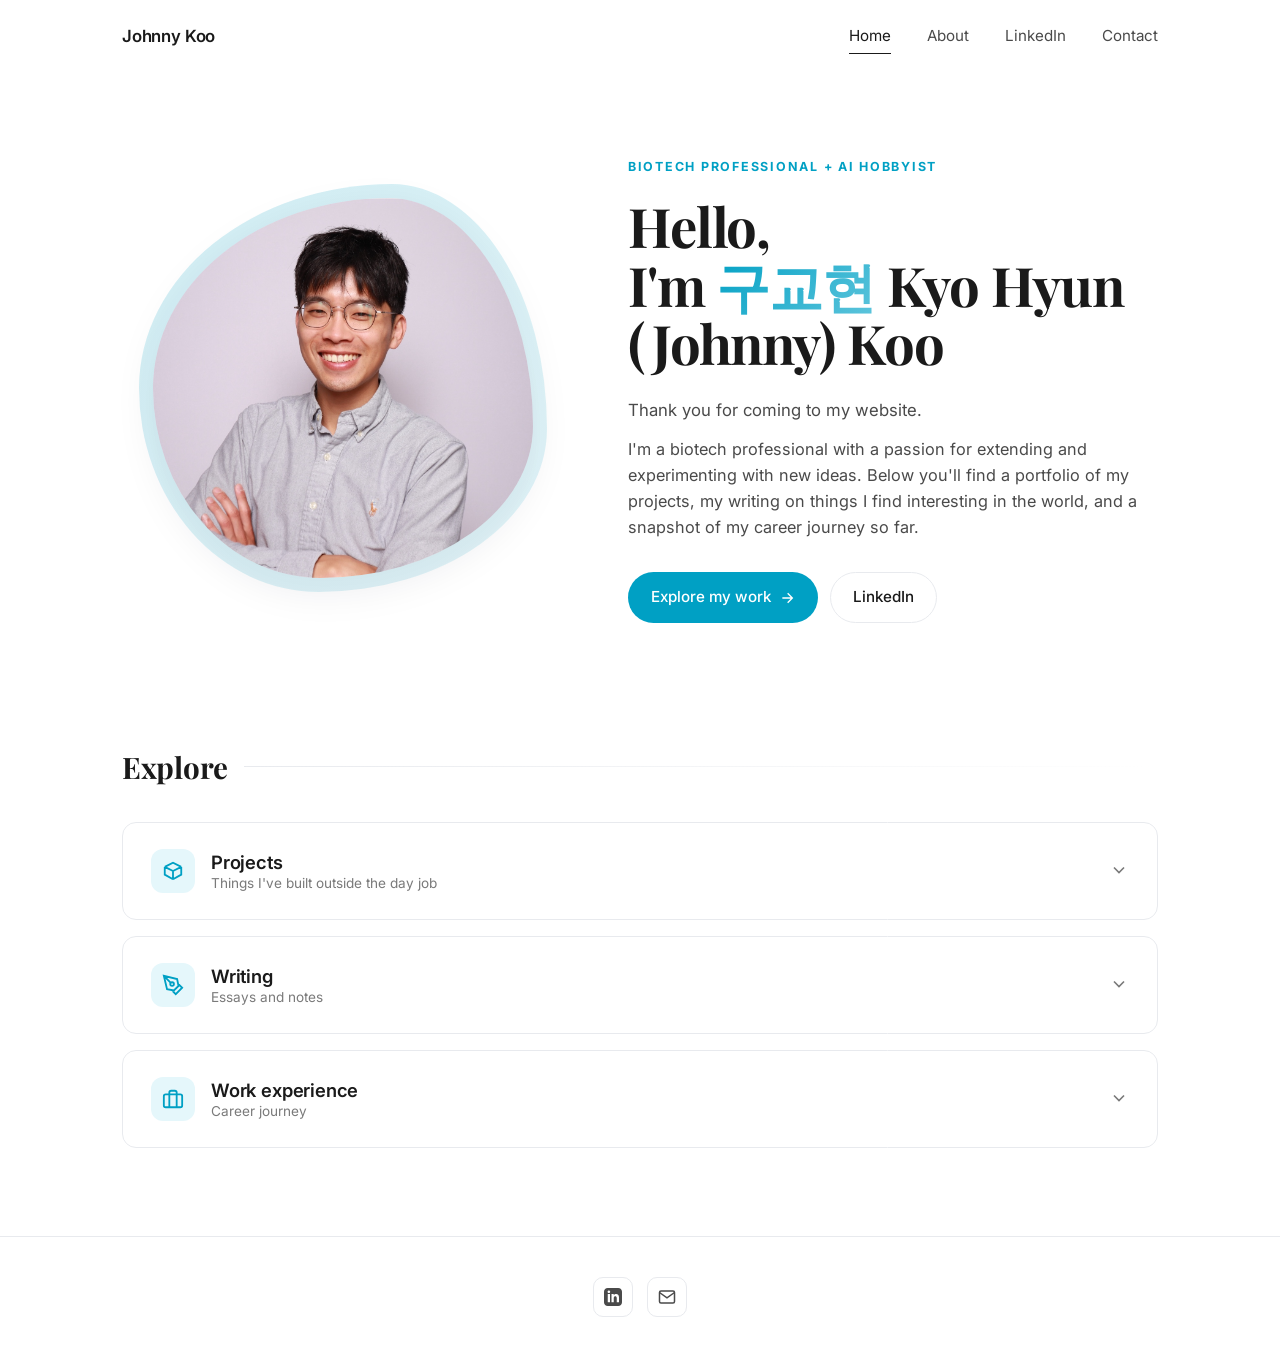
<file: index.html>
<!DOCTYPE html>
<html lang="en">
<head>
<meta charset="UTF-8" />
<meta name="viewport" content="width=device-width, initial-scale=1.0" />
<title>Johnny Koo — Biotech Professional &amp; Builder</title>
<meta name="description" content="Personal portfolio of Kyo Hyun (Johnny) Koo — biotech professional, MBA at Boston University, builder of side projects in life sciences and tech." />
<link rel="preconnect" href="https://fonts.googleapis.com" />
<link rel="preconnect" href="https://fonts.gstatic.com" crossorigin />
<link href="https://fonts.googleapis.com/css2?family=Inter:wght@400;500;600;700&family=Playfair+Display:wght@600;700&display=swap" rel="stylesheet" />
<link rel="stylesheet" href="styles.css" />
</head>
<body>

<!-- ====== NAV ====== -->
<header class="nav">
  <div class="container nav-inner">
    <a class="nav-brand" href="index.html">Johnny Koo</a>
    <nav class="nav-links" aria-label="Main">
      <a class="nav-link active" href="index.html">Home</a>
      <a class="nav-link" href="about.html">About</a>
      <a class="nav-link" href="https://www.linkedin.com/in/johnnykykoo/" target="_blank" rel="noopener">LinkedIn</a>
      <a class="nav-link" href="mailto:johnnykykoo@gmail.com">Contact</a>
    </nav>
  </div>
</header>

<main>

  <!-- ====== HERO ====== -->
  <section class="hero">
    <div class="container hero-grid">
      <div class="profile-blob">
        <img src="assets/Profile_1.jpeg" alt="Portrait of Johnny Koo" />
      </div>
      <div class="hero-text">
        <span class="hero-eyebrow">Biotech professional + AI Hobbyist</span>
        <h1 class="hero-title">
          Hello,<br />
          I'm <span class="hangul">구교현</span> Kyo Hyun (Johnny) Koo
        </h1>
        <p class="hero-lede">Thank you for coming to my website.</p>
        <p class="hero-body">
          I'm a biotech professional with a passion for extending and experimenting with new ideas.
          Below you'll find a portfolio of my projects, my writing on things I find interesting in
          the world, and a snapshot of my career journey so far.
        </p>
        <div class="btn-row">
          <a class="btn btn-primary" href="#projects">Explore my work
            <svg viewBox="0 0 24 24" fill="none" stroke="currentColor" stroke-width="2" width="16" height="16"><path d="M5 12h14M13 5l7 7-7 7"/></svg>
          </a>
          <a class="btn btn-secondary" href="https://www.linkedin.com/in/johnnykykoo/" target="_blank" rel="noopener">LinkedIn</a>
        </div>
      </div>
    </div>
  </section>

  <!-- ====== COLLAPSIBLE CARDS ====== -->
  <section class="section" id="projects">
    <div class="container">
      <div class="section-head reveal">
        <h2>Explore</h2>
        <span class="accent"></span>
      </div>

      <div class="cards">

        <!-- ============== PROJECTS ============== -->
        <article class="card reveal" data-card>
          <button class="card-trigger" data-card-trigger aria-controls="projects-body">
            <span class="card-label">
              <span class="card-icon" aria-hidden="true">
                <svg viewBox="0 0 24 24" fill="none" stroke="currentColor" stroke-width="2"><path d="M3 7.5L12 3l9 4.5M3 7.5L12 12m-9-4.5V16l9 5m0 0V12m0 9l9-5V7.5M21 7.5L12 12"/></svg>
              </span>
              <span class="card-title-block">
                <span class="card-title">Projects</span>
                <span class="card-subtitle">Things I've built outside the day job</span>
              </span>
            </span>
            <span class="card-chevron" aria-hidden="true">
              <svg viewBox="0 0 24 24" fill="none" stroke="currentColor" stroke-width="2"><path d="M6 9l6 6 6-6"/></svg>
            </span>
          </button>
          <div class="card-body" id="projects-body">
            <div class="card-body-inner">
              <div class="card-body-content">
                <div class="item-list">

                  <div class="item item--project item--with-thumb">
                    <div class="item-meta">2026</div>
                    <div class="item-thumb">
                      <a class="item-thumb-link" href="https://nptracker.app" target="_blank" rel="noopener" aria-label="Open NP Tracker — screenshot of the home page">
                        <img src="assets/np-tracker-home.png" width="1400" height="900" alt="Screenshot of the NP Tracker home page showing the main hero and park discovery layout" loading="lazy" decoding="async" />
                      </a>
                    </div>
                    <div class="item-content">
                      <span class="item-external-arrow" aria-hidden="true">
                        <svg viewBox="0 0 24 24" fill="none" stroke="currentColor" stroke-width="2" stroke-linecap="round" stroke-linejoin="round"><path d="M18 13v6a2 2 0 0 1-2 2H5a2 2 0 0 1-2-2V8a2 2 0 0 1 2-2h6"/><polyline points="15 3 21 3 21 9"/><line x1="10" y1="14" x2="21" y2="3"/></svg>
                      </span>
                      <h4><a class="item-project-link" href="https://nptracker.app" target="_blank" rel="noopener">NP Tracker — National Park Tracking and Sharing App</a></h4>
                      <p class="role">Builder · Product &amp; engineering</p>
                      <p>A companion app for logging visits to U.S. national parks and sharing trips with friends—focused on discovery and memory for adventure.</p>
                      <div class="tags">
                        <span class="tag">Mobile</span>
                        <span class="tag">Outdoors</span>
                      </div>
                    </div>
                  </div>

                </div>
              </div>
            </div>
          </div>
        </article>

        <!-- ============== WRITING ============== -->
        <article class="card reveal" data-card id="writing">
          <button class="card-trigger" data-card-trigger aria-controls="writing-body">
            <span class="card-label">
              <span class="card-icon" aria-hidden="true">
                <svg viewBox="0 0 24 24" fill="none" stroke="currentColor" stroke-width="2"><path d="M12 19l7-7 3 3-7 7-3-3zM18 13l-1.5-7.5L2 2l3.5 14.5L13 18l5-5zM2 2l7.586 7.586"/><circle cx="11" cy="11" r="2"/></svg>
              </span>
              <span class="card-title-block">
                <span class="card-title">Writing</span>
                <span class="card-subtitle">Essays and notes</span>
              </span>
            </span>
            <span class="card-chevron" aria-hidden="true">
              <svg viewBox="0 0 24 24" fill="none" stroke="currentColor" stroke-width="2"><path d="M6 9l6 6 6-6"/></svg>
            </span>
          </button>
          <div class="card-body" id="writing-body">
            <div class="card-body-inner">
              <div class="card-body-content">
                <p>Long-form thinking about the things I'm working on or curious about.</p>
              </div>
            </div>
          </div>
        </article>

        <!-- ============== WORK EXPERIENCE ============== -->
        <article class="card reveal" data-card>
          <button class="card-trigger" data-card-trigger aria-controls="work-body">
            <span class="card-label">
              <span class="card-icon" aria-hidden="true">
                <svg viewBox="0 0 24 24" fill="none" stroke="currentColor" stroke-width="2"><rect x="2" y="7" width="20" height="14" rx="2"/><path d="M16 21V5a2 2 0 0 0-2-2h-4a2 2 0 0 0-2 2v16"/></svg>
              </span>
              <span class="card-title-block">
                <span class="card-title">Work experience</span>
                <span class="card-subtitle">Career journey</span>
              </span>
            </span>
            <span class="card-chevron" aria-hidden="true">
              <svg viewBox="0 0 24 24" fill="none" stroke="currentColor" stroke-width="2"><path d="M6 9l6 6 6-6"/></svg>
            </span>
          </button>
          <div class="card-body" id="work-body">
            <div class="card-body-inner">
              <div class="card-body-content">
                <div class="item-list">

                  <div class="item">
                    <div class="item-meta">2023 — 2024</div>
                    <div class="item-content">
                      <h4>Sales Acccount Manager</h4>
                      <p class="role">GenScript Biotechnologies</p>
                      <p>Managed and expanded GenScript's product sales in the Northwest.</p>
                    </div>
                  </div>

                  <div class="item">
                    <div class="item-meta">2021 — 2023</div>
                    <div class="item-content">
                      <h4>Senior Associate Scientist</h4>
                      <p class="role">1859 Inc</p>
                      <p>Worked on interesting R&D projects for drug discovery with Vertex Pharmaceuticals</p>
                    </div>
                  </div>

                  <div class="item">
                    <div class="item-meta">< 2021</div>
                    <div class="item-content">
                      <h4>Internships</h4>
                      <p class="role">Sectoral Asset Management and Samsung Biologics</p>
                      <p>Wanted to explore and dabble in healthcare asset mangement and biomanufacturing</p>
                    </div>
                  </div>

                </div>
              </div>
            </div>
          </div>
        </article>

      </div>
    </div>
  </section>

</main>

<!-- ====== FOOTER ====== -->
<footer class="footer">
  <div class="container footer-inner">
    <div class="social-links">
      <a class="social-link" href="https://www.linkedin.com/in/johnnykykoo/" target="_blank" rel="noopener" aria-label="LinkedIn">
        <svg viewBox="0 0 24 24" fill="currentColor"><path d="M19 0h-14c-2.761 0-5 2.239-5 5v14c0 2.761 2.239 5 5 5h14c2.762 0 5-2.239 5-5v-14c0-2.761-2.238-5-5-5zm-11 19h-3v-11h3v11zm-1.5-12.268c-.966 0-1.75-.79-1.75-1.764s.784-1.764 1.75-1.764 1.75.79 1.75 1.764-.783 1.764-1.75 1.764zm13.5 12.268h-3v-5.604c0-3.368-4-3.113-4 0v5.604h-3v-11h3v1.765c1.396-2.586 7-2.777 7 2.476v6.759z"/></svg>
      </a>
      <a class="social-link" href="mailto:johnnykykoo@gmail.com" aria-label="Email">
        <svg viewBox="0 0 24 24" fill="none" stroke="currentColor" stroke-width="2"><path d="M4 4h16c1.1 0 2 .9 2 2v12c0 1.1-.9 2-2 2H4c-1.1 0-2-.9-2-2V6c0-1.1.9-2 2-2z"/><polyline points="22,6 12,13 2,6"/></svg>
      </a>
    </div>
  </div>
</footer>

<script src="script.js"></script>
</body>
</html>
</file>
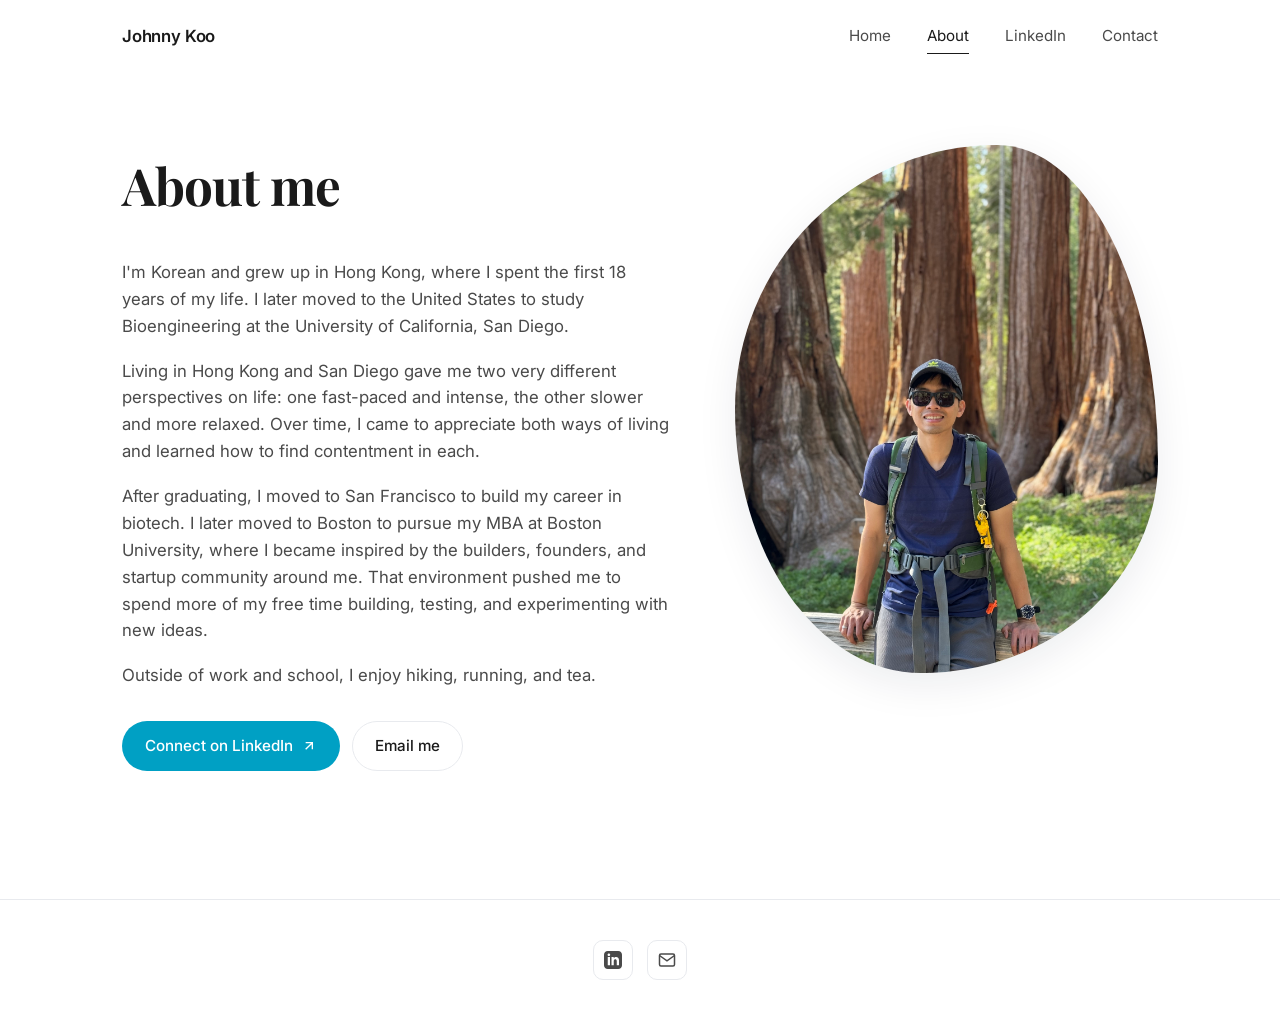
<file: about.html>
<!DOCTYPE html>
<html lang="en">
<head>
<meta charset="UTF-8" />
<meta name="viewport" content="width=device-width, initial-scale=1.0" />
<title>About — Johnny Koo</title>
<meta name="description" content="A bit about Johnny Koo — Korean, raised in Hong Kong, bioengineering at UC San Diego, biotech in San Francisco, MBA at Boston University." />
<link rel="preconnect" href="https://fonts.googleapis.com" />
<link rel="preconnect" href="https://fonts.gstatic.com" crossorigin />
<link href="https://fonts.googleapis.com/css2?family=Inter:wght@400;500;600;700&family=Playfair+Display:wght@600;700&display=swap" rel="stylesheet" />
<link rel="stylesheet" href="styles.css" />
</head>
<body>

<!-- ====== NAV ====== -->
<header class="nav">
  <div class="container nav-inner">
    <a class="nav-brand" href="index.html">Johnny Koo</a>
    <nav class="nav-links" aria-label="Main">
      <a class="nav-link" href="index.html">Home</a>
      <a class="nav-link active" href="about.html">About</a>
      <a class="nav-link" href="https://www.linkedin.com/in/johnnykykoo/" target="_blank" rel="noopener">LinkedIn</a>
      <a class="nav-link" href="mailto:johnnykykoo@gmail.com">Contact</a>
    </nav>
  </div>
</header>

<main>
  <section class="about-page">
    <div class="container">
      <div class="about-grid">

        <div class="about-prose">
          <h1 class="about-title">About me</h1>

          <p>
            I'm Korean and grew up in Hong Kong, where I spent the first 18 years of my life.
            I later moved to the United States to study Bioengineering at the
            University of California, San Diego.
          </p>

          <p>
            Living in Hong Kong and San Diego gave me two very different perspectives on life:
            one fast-paced and intense, the other slower and more relaxed. Over time, I came
            to appreciate both ways of living and learned how to find contentment in each.
          </p>

          <p>
            After graduating, I moved to San Francisco to build my career in biotech.
            I later moved to Boston to pursue my MBA at Boston University,
            where I became inspired by the builders, founders, and startup community around me.
            That environment pushed me to spend more of my free time building, testing, and
            experimenting with new ideas.
          </p>

          <p>Outside of work and school, I enjoy hiking, running, and tea.</p>

          <div class="btn-row" style="margin-top: 32px;">
            <a class="btn btn-primary" href="https://www.linkedin.com/in/johnnykykoo/" target="_blank" rel="noopener">
              Connect on LinkedIn
              <svg viewBox="0 0 24 24" fill="none" stroke="currentColor" stroke-width="2" width="16" height="16"><path d="M7 17L17 7M7 7h10v10"/></svg>
            </a>
            <a class="btn btn-secondary" href="mailto:johnnykykoo@gmail.com">
              Email me
            </a>
          </div>
        </div>

        <div class="about-photo" aria-hidden="false">
          <img src="assets/about-me.jpg" alt="Johnny Koo standing among redwood trees" />
        </div>

      </div>
    </div>
  </section>
</main>

<footer class="footer">
  <div class="container footer-inner">
    <div class="social-links">
      <a class="social-link" href="https://www.linkedin.com/in/johnnykykoo/" target="_blank" rel="noopener" aria-label="LinkedIn">
        <svg viewBox="0 0 24 24" fill="currentColor"><path d="M19 0h-14c-2.761 0-5 2.239-5 5v14c0 2.761 2.239 5 5 5h14c2.762 0 5-2.239 5-5v-14c0-2.761-2.238-5-5-5zm-11 19h-3v-11h3v11zm-1.5-12.268c-.966 0-1.75-.79-1.75-1.764s.784-1.764 1.75-1.764 1.75.79 1.75 1.764-.783 1.764-1.75 1.764zm13.5 12.268h-3v-5.604c0-3.368-4-3.113-4 0v5.604h-3v-11h3v1.765c1.396-2.586 7-2.777 7 2.476v6.759z"/></svg>
      </a>
      <a class="social-link" href="mailto:johnnykykoo@gmail.com" aria-label="Email">
        <svg viewBox="0 0 24 24" fill="none" stroke="currentColor" stroke-width="2"><path d="M4 4h16c1.1 0 2 .9 2 2v12c0 1.1-.9 2-2 2H4c-1.1 0-2-.9-2-2V6c0-1.1.9-2 2-2z"/><polyline points="22,6 12,13 2,6"/></svg>
      </a>
    </div>
  </div>
</footer>

<script src="script.js"></script>
</body>
</html>
</file>
<file: styles.css>
/* ==========================================================================
   Johnny Koo — Personal Website
   Brand color: #00A0C4
   ========================================================================== */

:root {
  --brand: #00A0C4;
  --brand-dark: #0086a3;
  --brand-soft: #e5f7fb;
  --brand-mid: #5fc5dc;
  --ink: #1a1a1a;
  --ink-soft: #4a4a4a;
  --ink-muted: #7a7a7a;
  --bg: #ffffff;
  --bg-soft: #f9fafb;
  --bg-card: #ffffff;
  --line: #e8eaee;
  --shadow-sm: 0 1px 2px rgba(0, 0, 0, 0.04);
  --shadow-md: 0 4px 16px rgba(0, 0, 0, 0.06);
  --shadow-lg: 0 12px 40px rgba(0, 30, 50, 0.08);
  --nav-bg: rgba(255, 255, 255, 0.85);
  --radius-sm: 8px;
  --radius-md: 14px;
  --radius-lg: 20px;
  --serif: "Playfair Display", "Source Serif Pro", Georgia, serif;
  --sans: -apple-system, BlinkMacSystemFont, "Inter", "Segoe UI", Helvetica, Arial, sans-serif;
  --max-width: 1100px;
  --ease: cubic-bezier(0.22, 1, 0.36, 1);
}

* { box-sizing: border-box; margin: 0; padding: 0; }

html { scroll-behavior: smooth; }

body {
  font-family: var(--sans);
  color: var(--ink);
  background: var(--bg);
  line-height: 1.6;
  -webkit-font-smoothing: antialiased;
  -moz-osx-font-smoothing: grayscale;
}

a { color: inherit; text-decoration: none; }

img { max-width: 100%; display: block; }

.container {
  max-width: var(--max-width);
  margin: 0 auto;
  padding: 0 32px;
}

/* ============== Navigation ============== */
.nav {
  position: sticky;
  top: 0;
  z-index: 50;
  background: var(--nav-bg);
  backdrop-filter: saturate(180%) blur(12px);
  -webkit-backdrop-filter: saturate(180%) blur(12px);
  border-bottom: 1px solid transparent;
  transition: border-color 0.3s var(--ease), background 0.3s var(--ease);
}
.nav.scrolled { border-bottom-color: var(--line); }
.nav-inner {
  display: flex;
  align-items: center;
  justify-content: space-between;
  height: 72px;
}
.nav-brand {
  font-weight: 600;
  letter-spacing: -0.01em;
  font-size: 1.05rem;
}
.nav-links { display: flex; gap: 36px; align-items: center; }
.nav-link {
  font-size: 0.95rem;
  color: var(--ink-soft);
  position: relative;
  transition: color 0.2s var(--ease);
}
.nav-link::after {
  content: "";
  position: absolute;
  left: 0; right: 0; bottom: -6px;
  height: 1.5px;
  background: var(--ink);
  transform: scaleX(0);
  transform-origin: left;
  transition: transform 0.3s var(--ease);
}
.nav-link:hover { color: var(--ink); }
.nav-link.active { color: var(--ink); }
.nav-link.active::after { transform: scaleX(1); }

/* ============== Hero ============== */
.hero {
  padding: 80px 0 64px;
}
.hero-grid {
  display: grid;
  grid-template-columns: 1fr 1.2fr;
  gap: 64px;
  align-items: center;
}

/* Bubbly profile photo: organic blob mask + gentle morph (no bobbing — fixed position) */
.profile-blob {
  position: relative;
  width: 100%;
  max-width: 380px;
  aspect-ratio: 1 / 1;
  margin: 0 auto;
}
.profile-blob::before {
  content: "";
  position: absolute;
  inset: -14px;
  background: linear-gradient(135deg, var(--brand) 0%, var(--brand-mid) 100%);
  border-radius: 62% 38% 56% 44% / 50% 60% 40% 50%;
  opacity: 0.18;
  animation: morph 12s ease-in-out infinite;
  z-index: 0;
}
.profile-blob img {
  position: relative;
  z-index: 1; /* lift photo above the brand glow so colors aren't muted */
  width: 100%;
  height: 100%;
  object-fit: cover;
  border-radius: 62% 38% 56% 44% / 50% 60% 40% 50%;
  box-shadow: var(--shadow-lg);
  animation: morph 12s ease-in-out infinite;
}
@keyframes morph {
  0%, 100% { border-radius: 62% 38% 56% 44% / 50% 60% 40% 50%; }
  33%      { border-radius: 50% 50% 38% 62% / 62% 44% 56% 38%; }
  66%      { border-radius: 44% 56% 62% 38% / 38% 56% 44% 62%; }
}

.hero-text { max-width: 520px; }
.hero-eyebrow {
  display: inline-block;
  font-size: 0.78rem;
  font-weight: 700;
  letter-spacing: 0.14em;
  text-transform: uppercase;
  color: var(--brand);
  margin-bottom: 20px;
}
.hero-title {
  font-family: var(--serif);
  font-size: clamp(2.2rem, 4.6vw, 3.4rem);
  font-weight: 700;
  line-height: 1.08;
  letter-spacing: -0.02em;
  margin-bottom: 24px;
}
.hero-title .hangul {
  background: linear-gradient(135deg, var(--brand), var(--brand-mid));
  -webkit-background-clip: text;
  -webkit-text-fill-color: transparent;
  background-clip: text;
}
.hero-lede { font-size: 1.05rem; color: var(--ink-soft); margin-bottom: 12px; }
.hero-body { font-size: 1.02rem; color: var(--ink-soft); margin-bottom: 32px; }

.btn-row { display: flex; gap: 12px; flex-wrap: wrap; }
.btn {
  display: inline-flex;
  align-items: center;
  gap: 8px;
  padding: 12px 22px;
  font-size: 0.95rem;
  font-weight: 500;
  border-radius: 999px;
  border: 1.5px solid transparent;
  cursor: pointer;
  transition: all 0.2s var(--ease);
}
.btn-primary { background: var(--brand); color: white; }
.btn-primary:hover { background: var(--brand-dark); transform: translateY(-1px); box-shadow: 0 6px 20px rgba(0, 160, 196, 0.3); }
.btn-secondary { background: var(--bg-card); color: var(--ink); border-color: var(--line); }
.btn-secondary:hover { border-color: var(--ink-soft); transform: translateY(-1px); }

/* ============== Section heading ============== */
.section { padding: 56px 0; }
.section-head {
  display: flex;
  align-items: center;
  gap: 16px;
  margin-bottom: 32px;
}
.section-head h2 {
  font-family: var(--serif);
  font-size: 1.85rem;
  font-weight: 700;
  letter-spacing: -0.01em;
}
.section-head .accent {
  flex: 1;
  height: 1px;
  background: linear-gradient(to right, var(--line), transparent);
}

/* ============== Collapsible cards ============== */
.cards { display: flex; flex-direction: column; gap: 16px; }

.card {
  background: var(--bg-card);
  border: 1px solid var(--line);
  border-radius: var(--radius-md);
  overflow: hidden;
  transition: border-color 0.3s var(--ease), box-shadow 0.3s var(--ease), transform 0.3s var(--ease);
}
.card:hover { border-color: #d6dae1; box-shadow: var(--shadow-md); }
.card.is-open { border-color: var(--brand); box-shadow: 0 8px 32px rgba(0, 160, 196, 0.10); }

.card-trigger {
  width: 100%;
  display: flex;
  align-items: center;
  justify-content: space-between;
  padding: 26px 28px;
  background: transparent;
  border: 0;
  cursor: pointer;
  font-family: var(--sans);
  text-align: left;
}
.card-trigger:focus-visible { outline: 2px solid var(--brand); outline-offset: -2px; }

.card-label { display: flex; align-items: center; gap: 16px; }
.card-icon {
  display: grid;
  place-items: center;
  width: 44px;
  height: 44px;
  background: var(--brand-soft);
  color: var(--brand);
  border-radius: 12px;
  flex-shrink: 0;
  transition: transform 0.4s var(--ease);
}
.card.is-open .card-icon { transform: scale(1.05) rotate(-4deg); }
.card-icon svg { width: 22px; height: 22px; }

.card-title-block { display: flex; flex-direction: column; }
.card-title { font-size: 1.15rem; font-weight: 600; color: var(--ink); letter-spacing: -0.01em; }
.card-subtitle { font-size: 0.85rem; color: var(--ink-muted); margin-top: 2px; }

.card-chevron {
  color: var(--ink-muted);
  transition: transform 0.4s var(--ease), color 0.3s var(--ease);
}
.card.is-open .card-chevron { transform: rotate(180deg); color: var(--brand); }
.card-chevron svg { width: 20px; height: 20px; }

.card-body {
  display: grid;
  grid-template-rows: 0fr;
  transition: grid-template-rows 0.62s var(--ease);
}
.card.is-open .card-body { grid-template-rows: 1fr; }
.card-body-inner {
  overflow: hidden;
  opacity: 0;
  transform: translateY(-6px);
  transition: opacity 0.55s var(--ease) 0.06s, transform 0.55s var(--ease) 0.06s;
}
.card.is-open .card-body-inner { opacity: 1; transform: translateY(0); }
.card-body-content {
  padding: 4px 28px 28px;
  border-top: 1px solid var(--line);
  margin-top: 0;
}
.card-body-content > p { color: var(--ink-soft); padding-top: 22px; }

/* Item lists inside cards */
.item-list { display: flex; flex-direction: column; gap: 18px; padding-top: 20px; }
.item {
  display: grid;
  grid-template-columns: 140px 1fr;
  gap: 20px;
  padding: 16px 0;
  border-bottom: 1px solid var(--line);
}
.item--with-thumb {
  grid-template-columns: 140px minmax(0, 220px) 1fr;
  align-items: start;
}
.item:last-child { border-bottom: 0; }
.item-meta { font-size: 0.85rem; color: var(--ink-muted); font-variant-numeric: tabular-nums; }

.item-thumb { min-width: 0; }
.item-thumb-link {
  display: block;
  border-radius: var(--radius-sm);
  overflow: hidden;
  border: 1px solid var(--line);
  box-shadow: var(--shadow-sm);
  background: var(--bg-soft);
  transition: box-shadow 0.25s var(--ease), border-color 0.25s var(--ease), transform 0.25s var(--ease);
}
.item-thumb-link:hover {
  border-color: var(--brand);
  box-shadow: var(--shadow-md);
  transform: translateY(-2px);
}
.item-thumb-link:focus-visible {
  outline: 2px solid var(--brand);
  outline-offset: 3px;
}
.item-thumb img {
  width: 100%;
  aspect-ratio: 16 / 10;
  height: auto;
  object-fit: cover;
  object-position: top center;
  display: block;
}
.item--project.item--with-thumb:has(.item-project-link):hover .item-thumb-link,
.item--project.item--with-thumb:has(.item-project-link):focus-within .item-thumb-link {
  border-color: var(--brand);
  box-shadow: 0 6px 22px rgba(0, 160, 196, 0.12);
  transform: translateY(-2px);
}
.item-content h4 {
  font-size: 1.02rem;
  font-weight: 600;
  margin-bottom: 4px;
  color: var(--ink);
}
.item-content h4 a:hover { color: var(--brand); }
.item-content .role { font-size: 0.92rem; color: var(--ink-muted); margin-bottom: 8px; }
.item-content p { font-size: 0.95rem; color: var(--ink-soft); }
.item-content .tags { display: flex; flex-wrap: wrap; gap: 6px; margin-top: 10px; }
.tag {
  font-size: 0.75rem;
  padding: 3px 10px;
  border-radius: 999px;
  background: var(--brand-soft);
  color: var(--brand-dark);
  font-weight: 500;
}

/* Project items with outbound links: hover hint */
.item--project:has(.item-project-link) .item-content {
  position: relative;
  padding-right: 28px;
}
.item--project:has(.item-project-link) .item-content h4 {
  transition: transform 0.25s var(--ease);
}
.item--project:has(.item-project-link):hover .item-content h4,
.item--project:has(.item-project-link):focus-within .item-content h4 {
  transform: translateX(4px);
}
.item-external-arrow {
  position: absolute;
  top: 2px;
  right: 0;
  display: grid;
  place-items: center;
  width: 22px;
  height: 22px;
  color: var(--brand);
  pointer-events: none;
  opacity: 0;
  transform: translateX(-6px);
  transition: opacity 0.25s var(--ease), transform 0.25s var(--ease);
}
.item--project:has(.item-project-link):hover .item-external-arrow,
.item--project:has(.item-project-link):focus-within .item-external-arrow {
  opacity: 1;
  transform: translateX(0);
}
.item-external-arrow svg {
  width: 18px;
  height: 18px;
}
.item-project-link { color: inherit; }
.item-project-link:hover { color: var(--brand); }

/* ============== About page ============== */
.about-page { padding: 72px 0 96px; }
.about-grid {
  display: grid;
  grid-template-columns: 1.3fr 1fr;
  gap: 64px;
  align-items: start;
}
.about-title {
  font-family: var(--serif);
  font-size: clamp(2.4rem, 4.8vw, 3.2rem);
  font-weight: 700;
  letter-spacing: -0.02em;
  margin-bottom: 32px;
}
.about-prose p { color: var(--ink-soft); font-size: 1.05rem; margin-bottom: 18px; }
.about-prose strong { color: var(--ink); font-weight: 600; }

.about-photo {
  position: relative;
  aspect-ratio: 4 / 5;
  overflow: hidden;
  border-radius: 62% 38% 56% 44% / 50% 60% 40% 50%;
  box-shadow: var(--shadow-lg);
  animation: morph 12s ease-in-out infinite;
}
.about-photo img { width: 100%; height: 100%; object-fit: cover; }

/* ============== Writing post (Markdown-rendered) ============== */
.writing-page { padding: 56px 0 96px; }
.writing-post-head { margin-bottom: 40px; }
.writing-back {
  display: inline-flex;
  align-items: center;
  gap: 6px;
  font-size: 0.9rem;
  font-weight: 500;
  color: var(--ink-muted);
  margin-bottom: 24px;
  transition: color 0.2s var(--ease);
}
.writing-back:hover { color: var(--brand); }
.writing-back svg { width: 16px; height: 16px; flex-shrink: 0; }
.writing-post-title {
  font-family: var(--serif);
  font-size: clamp(2rem, 4vw, 2.75rem);
  font-weight: 700;
  letter-spacing: -0.02em;
  line-height: 1.12;
  margin-bottom: 12px;
}
.writing-post-meta {
  font-size: 0.9rem;
  color: var(--ink-muted);
  font-variant-numeric: tabular-nums;
}
.writing-post-meta:empty { display: none; }
.writing-prose {
  max-width: 680px;
  font-size: 1.05rem;
  line-height: 1.65;
  color: var(--ink-soft);
}
.writing-prose > * + * { margin-top: 1.1em; }
.writing-prose h2 {
  font-family: var(--serif);
  font-size: 1.45rem;
  font-weight: 700;
  letter-spacing: -0.02em;
  color: var(--ink);
  margin-top: 1.75em;
  margin-bottom: 0.5em;
}
.writing-prose h3 {
  font-family: var(--sans);
  font-size: 1.05rem;
  font-weight: 600;
  color: var(--ink);
  margin-top: 1.5em;
}
.writing-prose a {
  color: var(--brand-dark);
  text-decoration: underline;
  text-underline-offset: 3px;
  transition: color 0.2s var(--ease);
}
.writing-prose a:hover { color: var(--brand); }
.writing-prose ul,
.writing-prose ol { padding-left: 1.35em; }
.writing-prose li { margin-top: 0.4em; }
.writing-prose code {
  font-size: 0.9em;
  padding: 0.15em 0.4em;
  border-radius: 6px;
  background: var(--bg-soft);
  border: 1px solid var(--line);
}
.writing-prose pre {
  padding: 16px 18px;
  border-radius: var(--radius-sm);
  background: var(--bg-soft);
  border: 1px solid var(--line);
  overflow-x: auto;
  font-size: 0.88rem;
}
.writing-prose pre code {
  padding: 0;
  border: 0;
  background: none;
}
.writing-prose blockquote {
  margin: 1.25em 0;
  padding-left: 1em;
  border-left: 3px solid var(--brand);
  color: var(--ink-soft);
  font-style: italic;
}
.writing-status {
  padding: 48px 0;
  color: var(--ink-muted);
  font-size: 1rem;
}
.writing-status.is-error { color: #c94a4a; }

.writing-page .writing-post-head {
  animation: intro-up 0.98s var(--ease) 0.22s both;
}
.writing-page .writing-prose {
  animation: intro-up 0.98s var(--ease) 0.4s both;
}

/* ============== Footer ============== */
.footer {
  border-top: 1px solid var(--line);
  padding: 40px 0;
  margin-top: 32px;
}
.footer-inner {
  display: flex;
  justify-content: center;
  align-items: center;
  flex-wrap: wrap;
  gap: 16px;
}
.social-links { display: flex; gap: 14px; }
.social-link {
  width: 40px;
  height: 40px;
  display: grid;
  place-items: center;
  border: 1px solid var(--line);
  border-radius: 10px;
  color: var(--ink-soft);
  transition: all 0.2s var(--ease);
}
.social-link:hover {
  border-color: var(--brand);
  color: var(--brand);
  transform: translateY(-2px);
  box-shadow: 0 4px 12px rgba(0, 160, 196, 0.15);
}
.social-link svg { width: 18px; height: 18px; }

/* ============== Intro animation (runs once on page load) ============== */
@keyframes intro-up {
  from { opacity: 0; transform: translateY(22px); }
  to   { opacity: 1; transform: translateY(0); }
}
@keyframes intro-down {
  from { opacity: 0; transform: translateY(-12px); }
  to   { opacity: 1; transform: translateY(0); }
}
@keyframes intro-scale {
  from { opacity: 0; transform: scale(0.94); }
  to   { opacity: 1; transform: scale(1); }
}
@keyframes intro-line {
  from { transform: scaleX(0); }
  to   { transform: scaleX(1); }
}

/* Nav slides down softly */
.nav-inner {
  animation: intro-down 0.88s var(--ease) both;
}

/* Hero elements stagger up. Photo scales in slightly. */
.hero .profile-blob   { animation: intro-scale 1.35s var(--ease) 0.26s both; }
.hero .hero-eyebrow   { animation: intro-up 0.98s var(--ease) 0.62s both; }
.hero .hero-title     { animation: intro-up 1.08s var(--ease) 0.74s both; }
.hero .hero-lede      { animation: intro-up 1.08s var(--ease) 0.94s both; }
.hero .hero-body      { animation: intro-up 1.08s var(--ease) 1.1s both; }
.hero .btn-row        { animation: intro-up 1.08s var(--ease) 1.28s both; }

/* About page intro — same family, slightly tighter */
.about-page .about-title  { animation: intro-up 0.98s var(--ease) 0.32s both; }
.about-page .about-prose p { animation: intro-up 0.98s var(--ease) both; }
.about-page .about-prose p:nth-of-type(1) { animation-delay: 0.5s; }
.about-page .about-prose p:nth-of-type(2) { animation-delay: 0.62s; }
.about-page .about-prose p:nth-of-type(3) { animation-delay: 0.74s; }
.about-page .about-prose p:nth-of-type(4) { animation-delay: 0.86s; }
.about-page .about-prose .btn-row { animation: intro-up 0.98s var(--ease) 1.04s both; }
.about-page .about-photo  { animation: intro-scale 1.35s var(--ease) 0.44s both, morph 14s ease-in-out 1.85s infinite; }

/* ============== Reveal-on-scroll ============== */
.reveal {
  opacity: 0;
  transform: translateY(16px);
  transition: opacity 0.86s var(--ease), transform 0.86s var(--ease);
}
.reveal.is-visible { opacity: 1; transform: translateY(0); }

/* ============== Responsive ============== */
@media (max-width: 820px) {
  .hero { padding: 56px 0 40px; }
  .hero-grid { grid-template-columns: 1fr; gap: 40px; }
  .profile-blob { max-width: 260px; }
  .about-grid { grid-template-columns: 1fr; gap: 40px; }
  .about-photo { order: -1; }
  .about-prose { order: 1; }
  .about-photo { max-width: 320px; margin: 0 auto; }
  .item { grid-template-columns: 1fr; gap: 6px; }
  .item--with-thumb { gap: 14px; }
  .item--with-thumb .item-meta { order: 1; }
  .item--with-thumb .item-thumb { order: 2; }
  .item--with-thumb .item-content { order: 3; }
  .item-meta { order: 2; font-size: 0.8rem; }
  .nav-links { gap: 18px; }
  .nav-link { font-size: 0.88rem; }
  .container { padding: 0 22px; }
  .card-trigger { padding: 22px 20px; }
  .card-body-content { padding: 4px 20px 22px; }
  .footer-inner { justify-content: center; text-align: center; }
}

@media (prefers-reduced-motion: reduce) {
  *, *::before, *::after {
    animation-duration: 0.01ms !important;
    animation-iteration-count: 1 !important;
    transition-duration: 0.01ms !important;
  }
}
</file>
